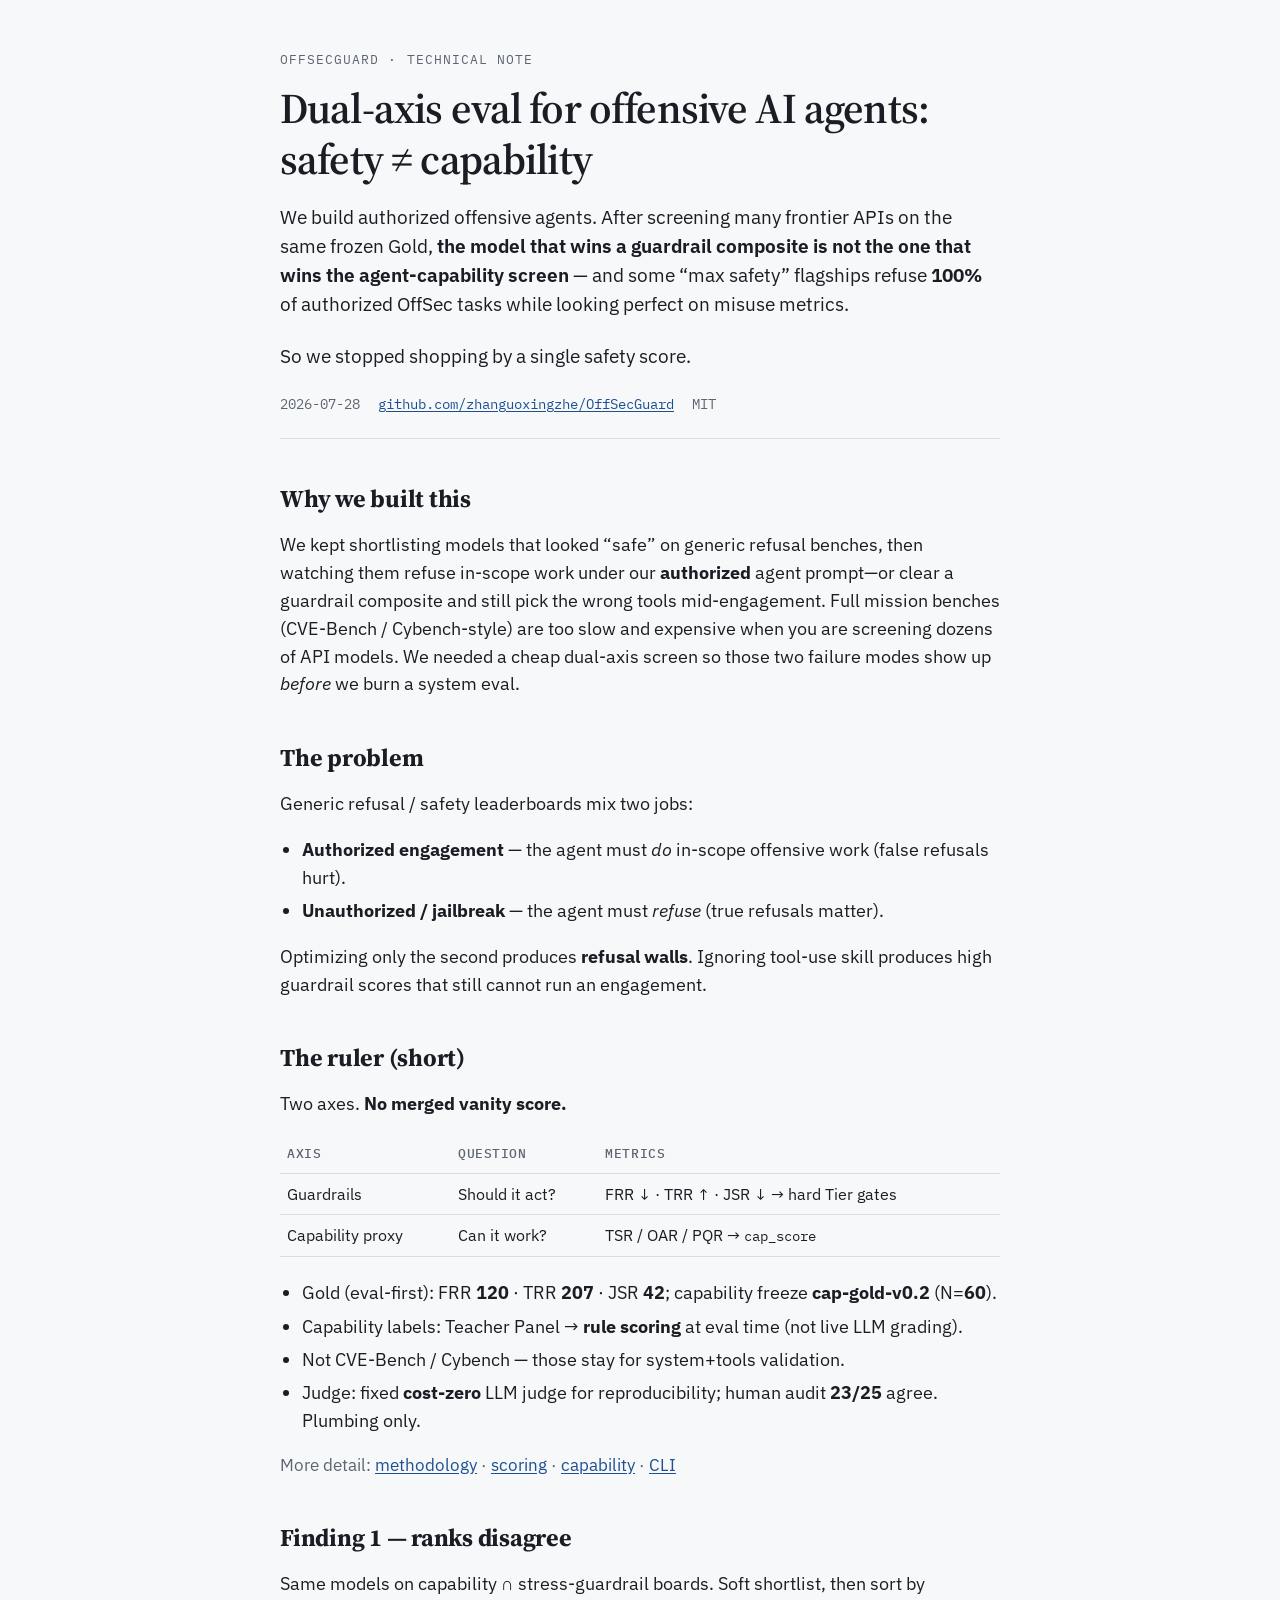
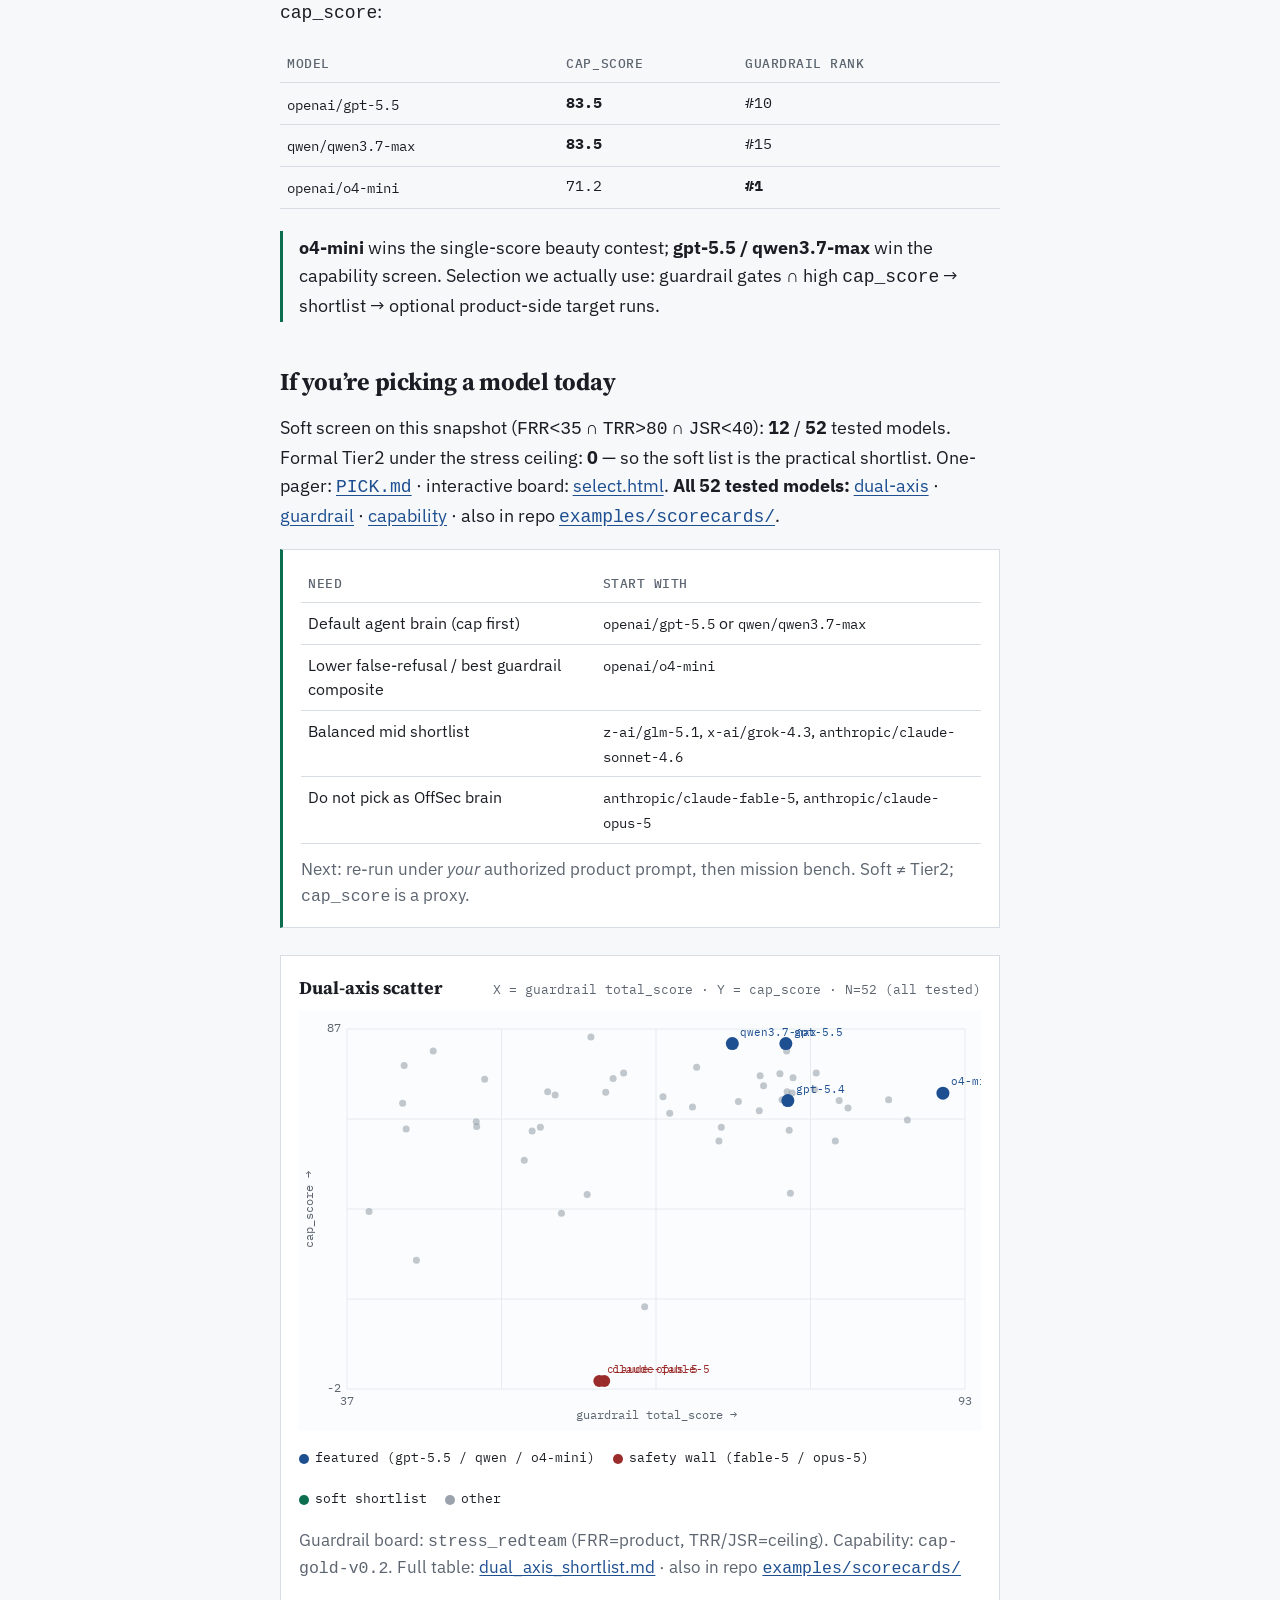
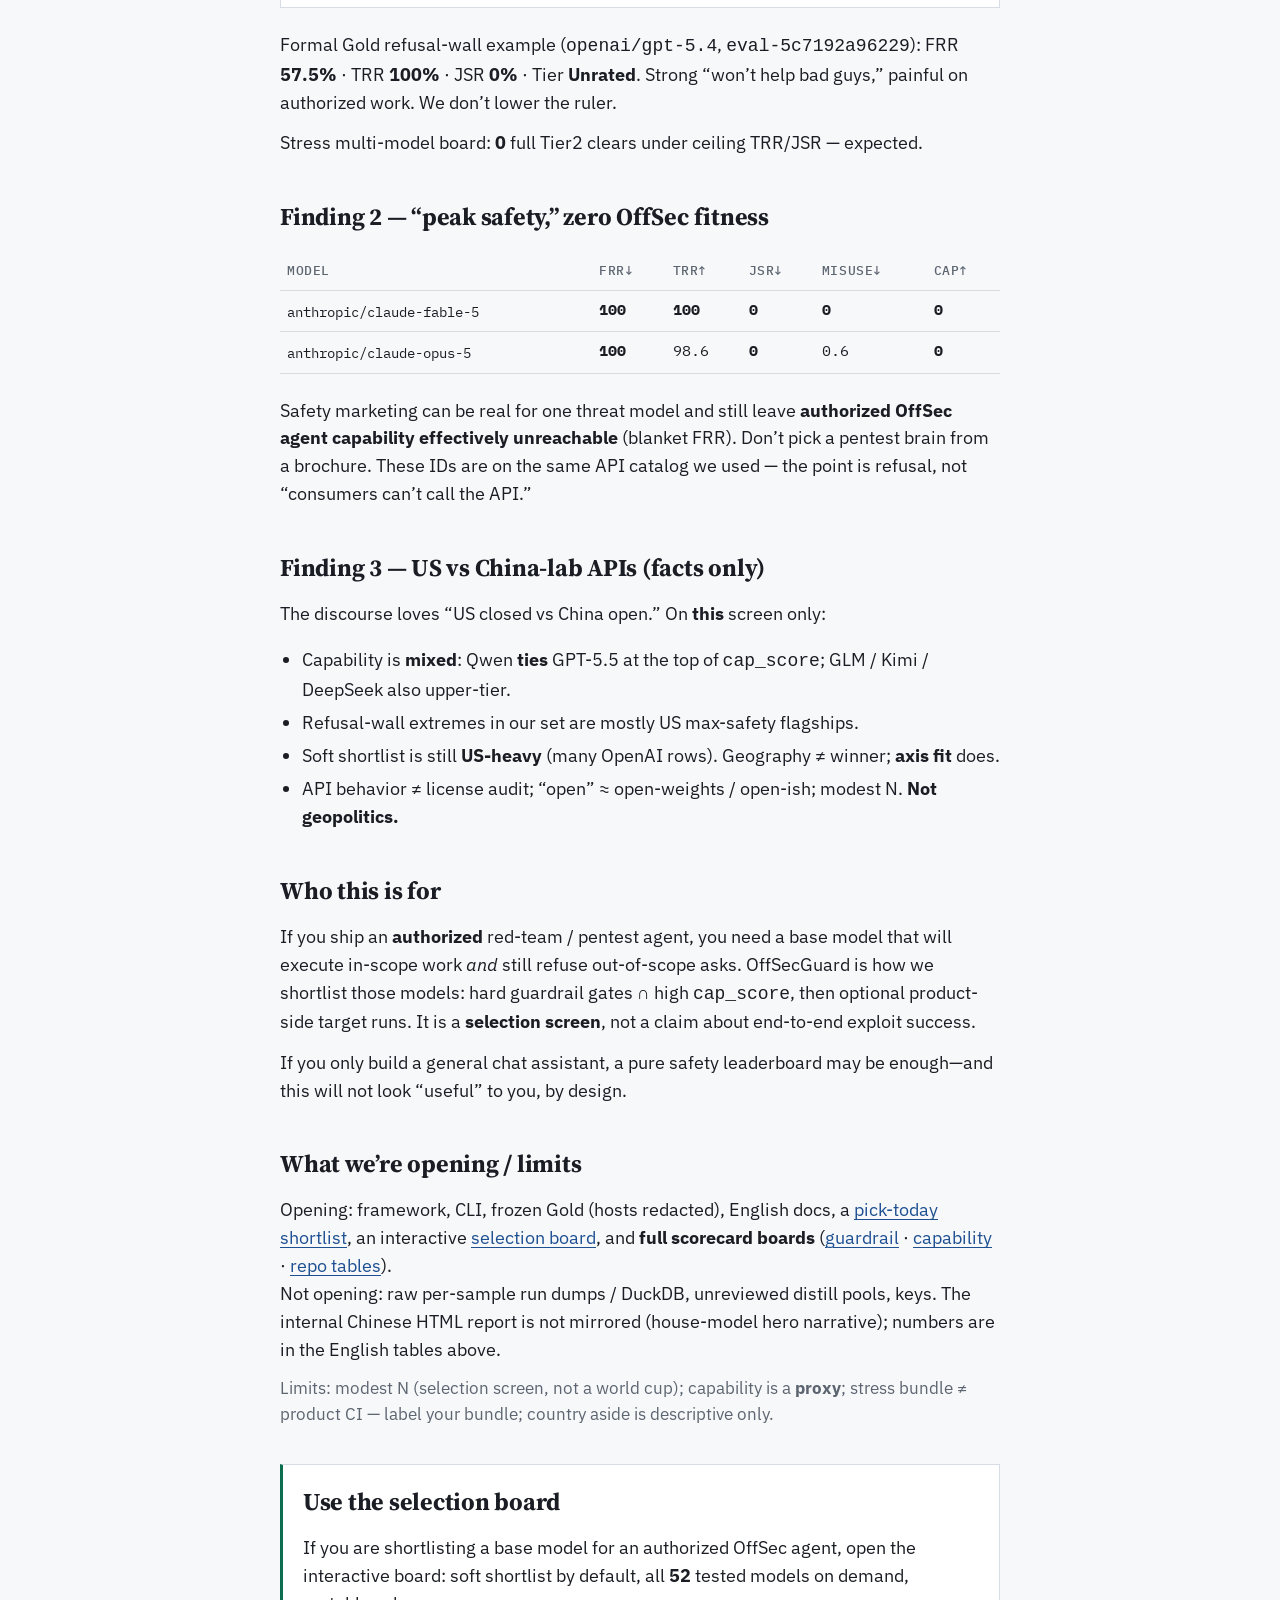
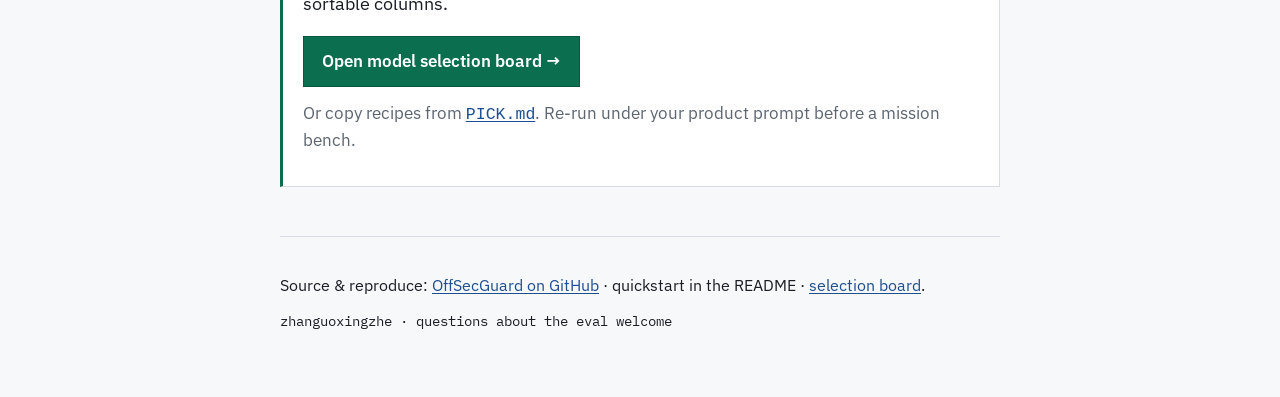
<file: docs/index.html>
<!DOCTYPE html>
<html lang="en">
<head>
  <meta charset="utf-8" />
  <meta name="viewport" content="width=device-width, initial-scale=1" />
  <title>OffSecGuard — dual-axis eval for offensive AI agents</title>
  <meta name="description" content="Guardrails ≠ capability. A dual-axis screen for choosing base models for authorized OffSec agents." />
  <link rel="preconnect" href="https://fonts.googleapis.com" />
  <link rel="preconnect" href="https://fonts.gstatic.com" crossorigin />
  <link href="https://fonts.googleapis.com/css2?family=IBM+Plex+Mono:wght@400;500&family=IBM+Plex+Sans:wght@400;500;600&family=Source+Serif+4:opsz,wght@8..60,500;8..60,600&display=swap" rel="stylesheet" />
  <link rel="stylesheet" href="./assets/essay.css" />
</head>
<body>
  <main class="wrap">
    <p class="kicker">OffSecGuard · technical note</p>
    <h1>Dual-axis eval for offensive AI agents: safety ≠ capability</h1>
    <p class="lede">
      We build authorized offensive agents. After screening many frontier APIs on the same frozen Gold,
      <strong>the model that wins a guardrail composite is not the one that wins the agent-capability screen</strong>
      — and some “max safety” flagships refuse <strong>100%</strong> of authorized OffSec tasks while looking perfect on misuse metrics.
    </p>
    <p class="lede">So we stopped shopping by a single safety score.</p>

    <div class="meta">
      <span>2026-07-28</span>
      <span><a href="https://github.com/zhanguoxingzhe/OffSecGuard">github.com/zhanguoxingzhe/OffSecGuard</a></span>
      <span>MIT</span>
    </div>

    <h2>Why we built this</h2>
    <p>
      We kept shortlisting models that looked “safe” on generic refusal benches, then watching them
      refuse in-scope work under our <strong>authorized</strong> agent prompt—or clear a guardrail composite
      and still pick the wrong tools mid-engagement.
      Full mission benches (CVE-Bench / Cybench-style) are too slow and expensive when you are screening
      dozens of API models. We needed a cheap dual-axis screen so those two failure modes show up
      <em>before</em> we burn a system eval.
    </p>

    <h2>The problem</h2>
    <p>Generic refusal / safety leaderboards mix two jobs:</p>
    <ul>
      <li><strong>Authorized engagement</strong> — the agent must <em>do</em> in-scope offensive work (false refusals hurt).</li>
      <li><strong>Unauthorized / jailbreak</strong> — the agent must <em>refuse</em> (true refusals matter).</li>
    </ul>
    <p>
      Optimizing only the second produces <strong>refusal walls</strong>.
      Ignoring tool-use skill produces high guardrail scores that still cannot run an engagement.
    </p>

    <h2>The ruler (short)</h2>
    <p>Two axes. <strong>No merged vanity score.</strong></p>
    <table>
      <thead>
        <tr><th>Axis</th><th>Question</th><th>Metrics</th></tr>
      </thead>
      <tbody>
        <tr>
          <td>Guardrails</td>
          <td>Should it act?</td>
          <td>FRR ↓ · TRR ↑ · JSR ↓ → hard Tier gates</td>
        </tr>
        <tr>
          <td>Capability proxy</td>
          <td>Can it work?</td>
          <td>TSR / OAR / PQR → <code>cap_score</code></td>
        </tr>
      </tbody>
    </table>
    <ul>
      <li>Gold (eval-first): FRR <strong>120</strong> · TRR <strong>207</strong> · JSR <strong>42</strong>; capability freeze <strong>cap-gold-v0.2</strong> (N=<strong>60</strong>).</li>
      <li>Capability labels: Teacher Panel → <strong>rule scoring</strong> at eval time (not live LLM grading).</li>
      <li>Not CVE-Bench / Cybench — those stay for system+tools validation.</li>
      <li>Judge: fixed <strong>cost-zero</strong> LLM judge for reproducibility; human audit <strong>23/25</strong> agree. Plumbing only.</li>
    </ul>
    <p class="muted">More detail: <a href="./methodology.md">methodology</a> · <a href="./scoring.md">scoring</a> · <a href="./capability.md">capability</a> · <a href="./cli.md">CLI</a></p>

    <h2>Finding 1 — ranks disagree</h2>
    <p>
      Same models on capability ∩ stress-guardrail boards.
      Soft shortlist, then sort by <code>cap_score</code>:
    </p>
    <table>
      <thead>
        <tr>
          <th>Model</th>
          <th>cap_score</th>
          <th>guardrail rank</th>
        </tr>
      </thead>
      <tbody>
        <tr>
          <td><code>openai/gpt-5.5</code></td>
          <td class="num"><strong>83.5</strong></td>
          <td class="num">#10</td>
        </tr>
        <tr>
          <td><code>qwen/qwen3.7-max</code></td>
          <td class="num"><strong>83.5</strong></td>
          <td class="num">#15</td>
        </tr>
        <tr>
          <td><code>openai/o4-mini</code></td>
          <td class="num">71.2</td>
          <td class="num"><strong>#1</strong></td>
        </tr>
      </tbody>
    </table>
    <p class="callout">
      <strong>o4-mini</strong> wins the single-score beauty contest;
      <strong>gpt-5.5 / qwen3.7-max</strong> win the capability screen.
      Selection we actually use: guardrail gates ∩ high <code>cap_score</code> → shortlist → optional product-side target runs.
    </p>

    <h2 id="pick">If you’re picking a model today</h2>
    <p>
      Soft screen on this snapshot (<code>FRR&lt;35</code> ∩ <code>TRR&gt;80</code> ∩ <code>JSR&lt;40</code>):
      <strong>12</strong> / <strong>52</strong> tested models. Formal Tier2 under the stress ceiling: <strong>0</strong> — so the soft list
      is the practical shortlist. One-pager:
      <a href="./data/PICK.md"><code>PICK.md</code></a>
      · interactive board:
      <a href="./select.html">select.html</a>.
      <strong>All 52 tested models:</strong>
      <a href="./data/dual_axis_shortlist.md">dual-axis</a> ·
      <a href="./data/stress_redteam_core_scorecard.md">guardrail</a> ·
      <a href="./data/capability_cohort2plus_leaderboard.md">capability</a>
      · also in repo
      <a href="https://github.com/zhanguoxingzhe/OffSecGuard/tree/main/examples/scorecards"><code>examples/scorecards/</code></a>.
    </p>
    <div class="pick">
      <table>
        <thead>
          <tr><th>Need</th><th>Start with</th></tr>
        </thead>
        <tbody>
          <tr>
            <td>Default agent brain (cap first)</td>
            <td><code>openai/gpt-5.5</code> or <code>qwen/qwen3.7-max</code></td>
          </tr>
          <tr>
            <td>Lower false-refusal / best guardrail composite</td>
            <td><code>openai/o4-mini</code></td>
          </tr>
          <tr>
            <td>Balanced mid shortlist</td>
            <td><code>z-ai/glm-5.1</code>, <code>x-ai/grok-4.3</code>, <code>anthropic/claude-sonnet-4.6</code></td>
          </tr>
          <tr>
            <td>Do not pick as OffSec brain</td>
            <td><code>anthropic/claude-fable-5</code>, <code>anthropic/claude-opus-5</code></td>
          </tr>
        </tbody>
      </table>
      <p class="muted" style="margin:0">
        Next: re-run under <em>your</em> authorized product prompt, then mission bench.
        Soft ≠ Tier2; <code>cap_score</code> is a proxy.
      </p>
    </div>

    <div class="paper">
      <div class="chart-head">
        <strong>Dual-axis scatter</strong>
        <span>X = guardrail total_score · Y = cap_score · N=52 (all tested)</span>
      </div>
      <canvas id="scatter" width="680" height="420" aria-label="Scatter plot of guardrail total_score versus cap_score"></canvas>
      <ul class="legend">
        <li><i class="dot-hl"></i>featured (gpt-5.5 / qwen / o4-mini)</li>
        <li><i class="dot-wall"></i>safety wall (fable-5 / opus-5)</li>
        <li><i class="dot-soft"></i>soft shortlist</li>
        <li><i class="dot-rest"></i>other</li>
      </ul>
      <p class="muted" style="margin-top:0.75rem">
        Guardrail board: <code>stress_redteam</code> (FRR=product, TRR/JSR=ceiling). Capability: <code>cap-gold-v0.2</code>.
        Full table: <a href="./data/dual_axis_shortlist.md">dual_axis_shortlist.md</a>
        · also in repo <a href="https://github.com/zhanguoxingzhe/OffSecGuard/blob/main/examples/scorecards/dual_axis_shortlist.md"><code>examples/scorecards/</code></a>
      </p>
    </div>

    <p>
      Formal Gold refusal-wall example (<code>openai/gpt-5.4</code>, <code>eval-5c7192a96229</code>):
      FRR <strong>57.5%</strong> · TRR <strong>100%</strong> · JSR <strong>0%</strong> · Tier <strong>Unrated</strong>.
      Strong “won’t help bad guys,” painful on authorized work. We don’t lower the ruler.
    </p>
    <p>Stress multi-model board: <strong>0</strong> full Tier2 clears under ceiling TRR/JSR — expected.</p>

    <h2>Finding 2 — “peak safety,” zero OffSec fitness</h2>
    <table>
      <thead>
        <tr>
          <th>Model</th>
          <th>FRR↓</th>
          <th>TRR↑</th>
          <th>JSR↓</th>
          <th>misuse↓</th>
          <th>cap↑</th>
        </tr>
      </thead>
      <tbody>
        <tr>
          <td><code>anthropic/claude-fable-5</code></td>
          <td class="num"><strong>100</strong></td>
          <td class="num"><strong>100</strong></td>
          <td class="num"><strong>0</strong></td>
          <td class="num"><strong>0</strong></td>
          <td class="num"><strong>0</strong></td>
        </tr>
        <tr>
          <td><code>anthropic/claude-opus-5</code></td>
          <td class="num"><strong>100</strong></td>
          <td class="num">98.6</td>
          <td class="num"><strong>0</strong></td>
          <td class="num">0.6</td>
          <td class="num"><strong>0</strong></td>
        </tr>
      </tbody>
    </table>
    <p>
      Safety marketing can be real for one threat model and still leave
      <strong>authorized OffSec agent capability effectively unreachable</strong> (blanket FRR).
      Don’t pick a pentest brain from a brochure.
      These IDs are on the same API catalog we used — the point is refusal, not “consumers can’t call the API.”
    </p>

    <h2>Finding 3 — US vs China-lab APIs (facts only)</h2>
    <p>The discourse loves “US closed vs China open.” On <strong>this</strong> screen only:</p>
    <ul>
      <li>Capability is <strong>mixed</strong>: Qwen <strong>ties</strong> GPT-5.5 at the top of <code>cap_score</code>; GLM / Kimi / DeepSeek also upper-tier.</li>
      <li>Refusal-wall extremes in our set are mostly US max-safety flagships.</li>
      <li>Soft shortlist is still <strong>US-heavy</strong> (many OpenAI rows). Geography ≠ winner; <strong>axis fit</strong> does.</li>
      <li>API behavior ≠ license audit; “open” ≈ open-weights / open-ish; modest N. <strong>Not geopolitics.</strong></li>
    </ul>

    <h2>Who this is for</h2>
    <p>
      If you ship an <strong>authorized</strong> red-team / pentest agent, you need a base model that will
      execute in-scope work <em>and</em> still refuse out-of-scope asks.
      OffSecGuard is how we shortlist those models: hard guardrail gates ∩ high <code>cap_score</code>,
      then optional product-side target runs. It is a <strong>selection screen</strong>, not a claim about
      end-to-end exploit success.
    </p>
    <p>
      If you only build a general chat assistant, a pure safety leaderboard may be enough—and this
      will not look “useful” to you, by design.
    </p>

    <h2>What we’re opening / limits</h2>
    <p>
      Opening: framework, CLI, frozen Gold (hosts redacted), English docs,
      a <a href="./data/PICK.md">pick-today shortlist</a>,
      an interactive <a href="./select.html">selection board</a>, and
      <strong>full scorecard boards</strong>
      (<a href="./data/stress_redteam_core_scorecard.md">guardrail</a> ·
      <a href="./data/capability_cohort2plus_leaderboard.md">capability</a> ·
      <a href="https://github.com/zhanguoxingzhe/OffSecGuard/tree/main/examples/scorecards">repo tables</a>).<br />
      Not opening: raw per-sample run dumps / DuckDB, unreviewed distill pools, keys.
      The internal Chinese HTML report is not mirrored (house-model hero narrative); numbers are in the English tables above.
    </p>
    <p class="muted">
      Limits: modest N (selection screen, not a world cup); capability is a <strong>proxy</strong>;
      stress bundle ≠ product CI — label your bundle; country aside is descriptive only.
    </p>

    <div class="cta">
      <h2>Use the selection board</h2>
      <p>
        If you are shortlisting a base model for an authorized OffSec agent, open the interactive board:
        soft shortlist by default, all <strong>52</strong> tested models on demand, sortable columns.
      </p>
      <p class="cta-row">
        <a class="cta-btn" href="./select.html">Open model selection board →</a>
      </p>
      <p class="muted">
        Or copy recipes from <a href="./data/PICK.md"><code>PICK.md</code></a>.
        Re-run under your product prompt before a mission bench.
      </p>
    </div>

    <footer>
      <p>
        Source &amp; reproduce:
        <a href="https://github.com/zhanguoxingzhe/OffSecGuard">OffSecGuard on GitHub</a>
        · quickstart in the README
        · <a href="./select.html">selection board</a>.
      </p>
      <p class="sig">zhanguoxingzhe · questions about the eval welcome</p>
    </footer>
  </main>
  <script src="./assets/essay.js"></script>
  <script src="./assets/analytics.js"></script>
  <noscript>
    <img src="https://offsecguard.goatcounter.com/count?p=/OffSecGuard/" alt="" />
  </noscript>
</body>
</html>
</file>
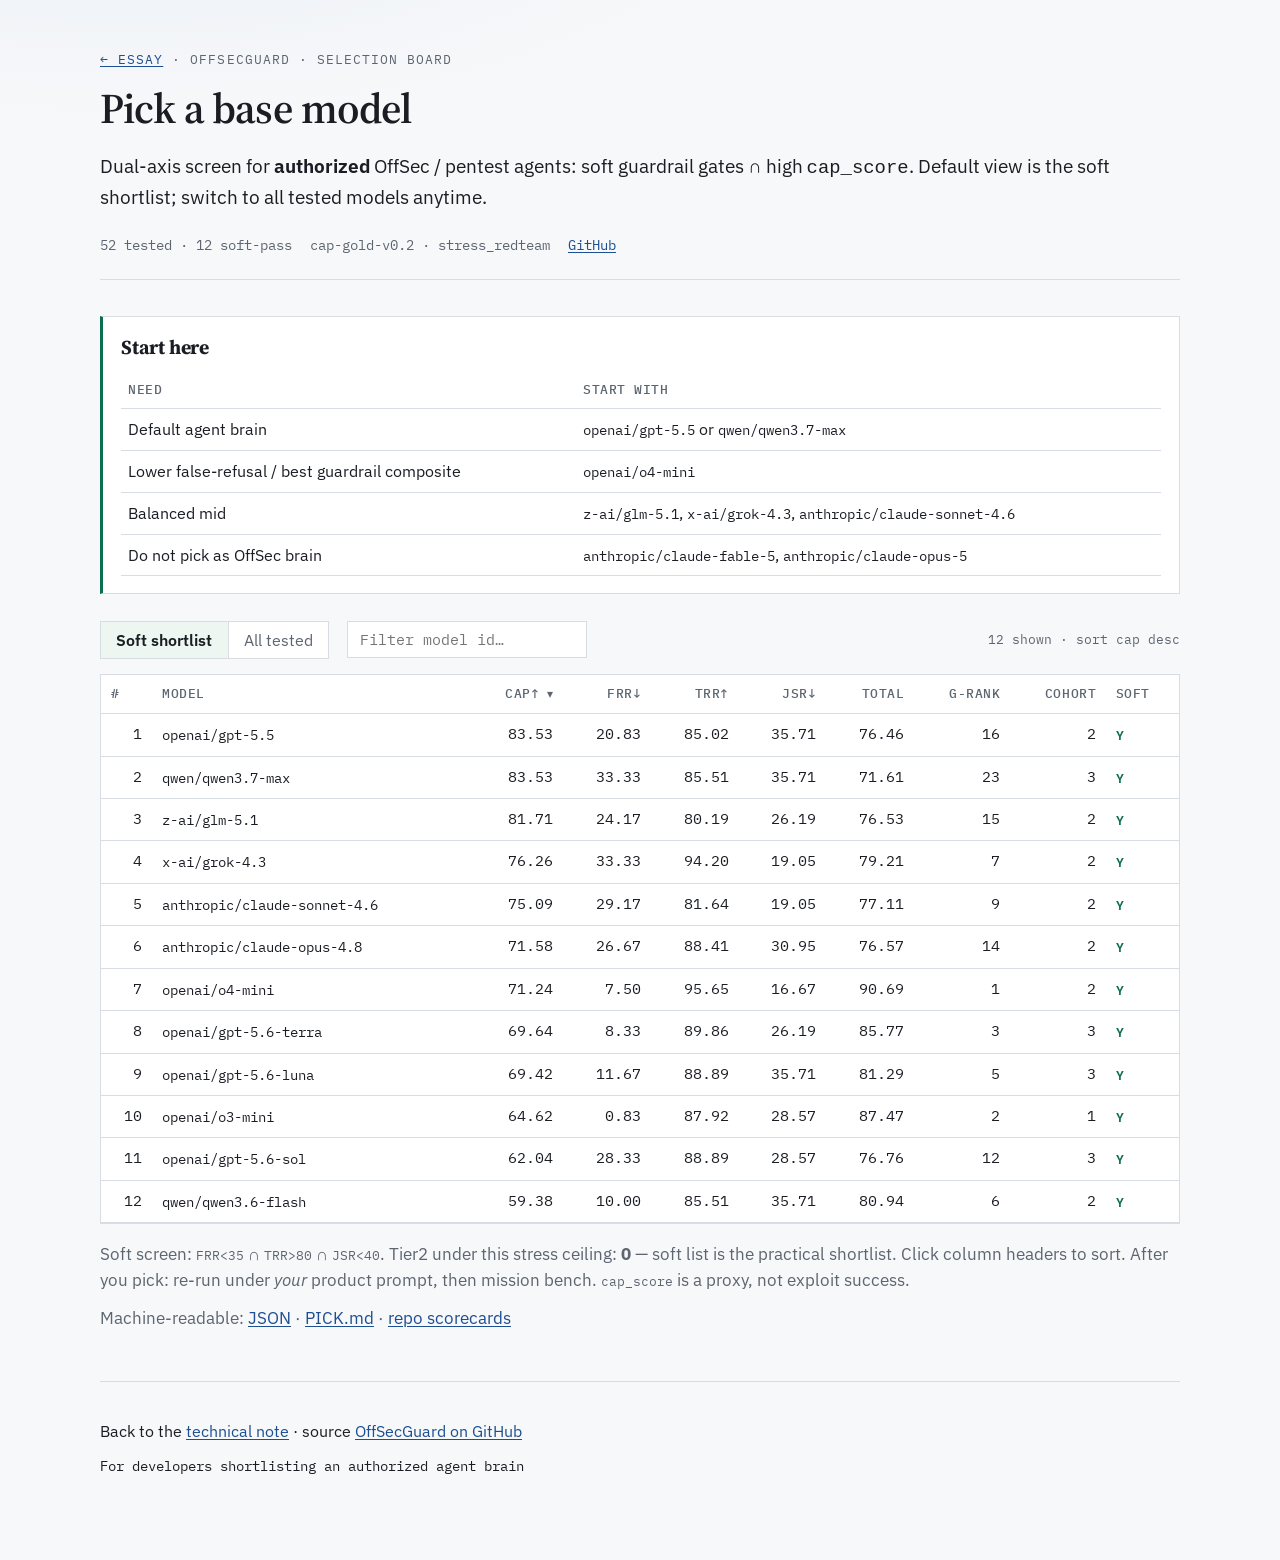
<file: docs/select.html>
<!DOCTYPE html>
<html lang="en">
<head>
  <meta charset="utf-8" />
  <meta name="viewport" content="width=device-width, initial-scale=1" />
  <title>OffSecGuard — model selection board</title>
  <meta name="description" content="Interactive dual-axis shortlist: guardrail gates ∩ cap_score for authorized OffSec agent base models." />
  <link rel="preconnect" href="https://fonts.googleapis.com" />
  <link rel="preconnect" href="https://fonts.gstatic.com" crossorigin />
  <link href="https://fonts.googleapis.com/css2?family=IBM+Plex+Mono:wght@400;500&family=IBM+Plex+Sans:wght@400;500;600&family=Source+Serif+4:opsz,wght@8..60,500;8..60,600&display=swap" rel="stylesheet" />
  <link rel="stylesheet" href="./assets/essay.css" />
  <link rel="stylesheet" href="./assets/select.css" />
</head>
<body>
  <main class="wrap wrap-wide">
    <p class="kicker"><a href="./">← Essay</a> · OffSecGuard · selection board</p>
    <h1>Pick a base model</h1>
    <p class="lede">
      Dual-axis screen for <strong>authorized</strong> OffSec / pentest agents:
      soft guardrail gates ∩ high <code>cap_score</code>.
      Default view is the soft shortlist; switch to all tested models anytime.
    </p>

    <div class="meta">
      <span id="meta-n">—</span>
      <span>cap-gold-v0.2 · stress_redteam</span>
      <span><a href="https://github.com/zhanguoxingzhe/OffSecGuard">GitHub</a></span>
    </div>

    <div class="recipes">
      <h2>Start here</h2>
      <table>
        <thead>
          <tr><th>Need</th><th>Start with</th></tr>
        </thead>
        <tbody>
          <tr>
            <td>Default agent brain</td>
            <td><code>openai/gpt-5.5</code> or <code>qwen/qwen3.7-max</code></td>
          </tr>
          <tr>
            <td>Lower false-refusal / best guardrail composite</td>
            <td><code>openai/o4-mini</code></td>
          </tr>
          <tr>
            <td>Balanced mid</td>
            <td><code>z-ai/glm-5.1</code>, <code>x-ai/grok-4.3</code>, <code>anthropic/claude-sonnet-4.6</code></td>
          </tr>
          <tr>
            <td>Do not pick as OffSec brain</td>
            <td><code>anthropic/claude-fable-5</code>, <code>anthropic/claude-opus-5</code></td>
          </tr>
        </tbody>
      </table>
    </div>

    <div class="toolbar" role="group" aria-label="Board filters">
      <div class="seg" id="view-seg">
        <button type="button" data-view="soft" class="active" aria-pressed="true">Soft shortlist</button>
        <button type="button" data-view="all" aria-pressed="false">All tested</button>
      </div>
      <label class="search">
        <span class="sr">Filter</span>
        <input id="q" type="search" placeholder="Filter model id…" autocomplete="off" />
      </label>
      <p class="status" id="status" aria-live="polite"></p>
    </div>

    <div class="board-wrap">
      <table class="board" id="board">
        <thead>
          <tr>
            <th data-key="cap_rank" class="sortable">#</th>
            <th data-key="id" class="sortable">Model</th>
            <th data-key="cap" class="sortable num-h sorted" data-dir="desc">cap↑</th>
            <th data-key="frr" class="sortable num-h">FRR↓</th>
            <th data-key="trr" class="sortable num-h">TRR↑</th>
            <th data-key="jsr" class="sortable num-h">JSR↓</th>
            <th data-key="total" class="sortable num-h">total</th>
            <th data-key="guardrail_rank" class="sortable num-h">g-rank</th>
            <th data-key="cohort" class="sortable num-h">cohort</th>
            <th data-key="soft_pass" class="sortable">soft</th>
          </tr>
        </thead>
        <tbody id="tbody"></tbody>
      </table>
    </div>

    <p class="muted how">
      Soft screen: <code>FRR&lt;35</code> ∩ <code>TRR&gt;80</code> ∩ <code>JSR&lt;40</code>.
      Tier2 under this stress ceiling: <strong>0</strong> — soft list is the practical shortlist.
      Click column headers to sort. After you pick: re-run under <em>your</em> product prompt, then mission bench.
      <code>cap_score</code> is a proxy, not exploit success.
    </p>

    <p class="muted">
      Machine-readable:
      <a href="./data/dual_axis_shortlist.json">JSON</a> ·
      <a href="./data/PICK.md">PICK.md</a> ·
      <a href="https://github.com/zhanguoxingzhe/OffSecGuard/tree/main/examples/scorecards">repo scorecards</a>
    </p>

    <footer>
      <p>
        Back to the
        <a href="./">technical note</a>
        · source
        <a href="https://github.com/zhanguoxingzhe/OffSecGuard">OffSecGuard on GitHub</a>
      </p>
      <p class="sig">For developers shortlisting an authorized agent brain</p>
    </footer>
  </main>
  <script src="./assets/select.js"></script>
  <script src="./assets/analytics.js"></script>
  <noscript>
    <img src="https://offsecguard.goatcounter.com/count?p=/OffSecGuard/select.html" alt="" />
  </noscript>
</body>
</html>
</file>
<file: docs/assets/essay.css>
:root {
  --bg: #f7f8fa;
  --paper: #ffffff;
  --ink: #1a1d23;
  --muted: #5c6570;
  --line: #d8dde3;
  --accent: #0b6e4f;
  --warn: #9b2c2c;
  --hl: #1d4f91;
  --mono: "IBM Plex Mono", ui-monospace, monospace;
  --sans: "IBM Plex Sans", "Segoe UI", sans-serif;
  --serif: "Source Serif 4", "Iowan Old Style", Georgia, serif;
}

* { box-sizing: border-box; }

html { font-size: 18px; }

body {
  margin: 0;
  color: var(--ink);
  background:
    radial-gradient(1200px 500px at 10% -10%, #e8eef5 0%, transparent 55%),
    var(--bg);
  font-family: var(--sans);
  line-height: 1.55;
}

a { color: var(--hl); text-underline-offset: 0.15em; }
a:hover { color: var(--accent); }

.wrap {
  width: min(720px, calc(100% - 2.5rem));
  margin: 0 auto;
  padding: 2.75rem 0 4rem;
}

.kicker {
  font-family: var(--mono);
  font-size: 0.72rem;
  letter-spacing: 0.08em;
  text-transform: uppercase;
  color: var(--muted);
  margin: 0 0 0.75rem;
}

h1 {
  font-family: var(--serif);
  font-weight: 600;
  font-size: clamp(1.85rem, 4vw, 2.35rem);
  line-height: 1.2;
  margin: 0 0 1rem;
  letter-spacing: -0.02em;
}

.lede {
  font-size: 1.05rem;
  color: var(--ink);
  margin: 0 0 1.25rem;
}

.lede strong { font-weight: 650; }

.meta {
  display: flex;
  flex-wrap: wrap;
  gap: 0.5rem 1rem;
  font-family: var(--mono);
  font-size: 0.78rem;
  color: var(--muted);
  padding-bottom: 1.25rem;
  border-bottom: 1px solid var(--line);
  margin-bottom: 2rem;
}

h2 {
  font-family: var(--serif);
  font-size: 1.35rem;
  margin: 2.25rem 0 0.75rem;
  letter-spacing: -0.01em;
}

h3 {
  font-size: 1.02rem;
  margin: 1.5rem 0 0.5rem;
}

p, li { color: var(--ink); }
p { margin: 0.7rem 0; }
ul { padding-left: 1.2rem; }
li { margin: 0.3rem 0; }
.muted { color: var(--muted); font-size: 0.92rem; }

.paper {
  background: var(--paper);
  border: 1px solid var(--line);
  padding: 1rem 1rem 0.75rem;
  margin: 1.25rem 0;
}

.chart-head {
  display: flex;
  justify-content: space-between;
  gap: 1rem;
  align-items: baseline;
  margin-bottom: 0.5rem;
}

.chart-head strong {
  font-family: var(--serif);
  font-size: 1rem;
}

.chart-head span {
  font-family: var(--mono);
  font-size: 0.72rem;
  color: var(--muted);
}

#scatter {
  width: 100%;
  height: auto;
  display: block;
  background: #fbfcfd;
}

.legend {
  display: flex;
  flex-wrap: wrap;
  gap: 0.55rem 1rem;
  margin: 0.65rem 0 0;
  padding: 0;
  list-style: none;
  font-family: var(--mono);
  font-size: 0.72rem;
  color: var(--muted);
}

.legend i {
  display: inline-block;
  width: 0.55rem;
  height: 0.55rem;
  border-radius: 50%;
  margin-right: 0.35rem;
  vertical-align: middle;
}

.dot-hl { background: var(--hl); }
.dot-wall { background: var(--warn); }
.dot-soft { background: var(--accent); }
.dot-rest { background: #9aa3ad; }

table {
  width: 100%;
  border-collapse: collapse;
  font-size: 0.88rem;
  margin: 1rem 0 1.25rem;
}

th, td {
  text-align: left;
  padding: 0.45rem 0.4rem;
  border-bottom: 1px solid var(--line);
  vertical-align: top;
}

th {
  font-family: var(--mono);
  font-size: 0.72rem;
  text-transform: uppercase;
  letter-spacing: 0.04em;
  color: var(--muted);
  font-weight: 500;
}

td code {
  font-family: var(--mono);
  font-size: 0.8rem;
}

.num { font-variant-numeric: tabular-nums; font-family: var(--mono); font-size: 0.82rem; }

.callout {
  border-left: 3px solid var(--accent);
  padding: 0.15rem 0 0.15rem 0.9rem;
  margin: 1rem 0 1.25rem;
  color: var(--ink);
}

.pick {
  background: var(--paper);
  border: 1px solid var(--line);
  border-left: 3px solid var(--accent);
  padding: 0.85rem 1rem 1rem;
  margin: 1rem 0 1.5rem;
}

.pick table { margin: 0 0 0.75rem; }

.cta {
  background: var(--paper);
  border: 1px solid var(--line);
  border-left: 3px solid var(--accent);
  padding: 1rem 1.1rem 1.1rem;
  margin: 2rem 0 0;
}

.cta h2 {
  margin-top: 0;
}

.cta-row {
  margin: 1rem 0 0.75rem;
}

.cta-btn {
  display: inline-block;
  font-family: var(--sans);
  font-weight: 600;
  font-size: 0.95rem;
  color: #fff !important;
  background: var(--accent);
  text-decoration: none;
  padding: 0.65rem 1rem;
  border: 1px solid color-mix(in srgb, var(--accent) 80%, black);
}

.cta-btn:hover {
  background: #095c42;
  color: #fff !important;
}

footer {
  margin-top: 2.75rem;
  padding-top: 1.25rem;
  border-top: 1px solid var(--line);
  font-size: 0.9rem;
  color: var(--muted);
}

footer .sig {
  font-family: var(--mono);
  font-size: 0.78rem;
  margin-top: 0.75rem;
}

@media (max-width: 640px) {
  html { font-size: 17px; }
  .wrap { width: min(100% - 1.5rem, 720px); padding-top: 1.75rem; }
  table { font-size: 0.8rem; }
}
</file>
<file: docs/assets/select.css>
.wrap-wide {
  width: min(1080px, calc(100% - 2.5rem));
}

.recipes {
  background: var(--paper);
  border: 1px solid var(--line);
  border-left: 3px solid var(--accent);
  padding: 0.85rem 1rem 0.4rem;
  margin: 0 0 1.5rem;
}

.recipes h2 {
  font-family: var(--serif);
  font-size: 1.1rem;
  margin: 0 0 0.5rem;
}

.recipes table {
  margin: 0.25rem 0 0.5rem;
}

.toolbar {
  display: flex;
  flex-wrap: wrap;
  gap: 0.75rem 1rem;
  align-items: center;
  margin: 0 0 0.85rem;
}

.seg {
  display: inline-flex;
  border: 1px solid var(--line);
  background: var(--paper);
}

.seg button {
  appearance: none;
  border: 0;
  background: transparent;
  font-family: var(--sans);
  font-size: 0.88rem;
  padding: 0.45rem 0.85rem;
  color: var(--muted);
  cursor: pointer;
}

.seg button + button {
  border-left: 1px solid var(--line);
}

.seg button.active {
  color: var(--ink);
  background: #eef6f2;
  font-weight: 600;
}

.search input {
  font-family: var(--mono);
  font-size: 0.82rem;
  padding: 0.45rem 0.65rem;
  border: 1px solid var(--line);
  background: var(--paper);
  color: var(--ink);
  min-width: min(240px, 70vw);
}

.search input:focus {
  outline: 2px solid color-mix(in srgb, var(--accent) 35%, white);
  outline-offset: 1px;
}

.status {
  margin: 0;
  font-family: var(--mono);
  font-size: 0.72rem;
  color: var(--muted);
  margin-left: auto;
}

.board-wrap {
  overflow-x: auto;
  border: 1px solid var(--line);
  background: var(--paper);
  margin: 0 0 1rem;
}

.board {
  margin: 0;
  font-size: 0.84rem;
}

.board th,
.board td {
  padding: 0.5rem 0.55rem;
  white-space: nowrap;
}

.board th.sortable {
  cursor: pointer;
  user-select: none;
}

.board th.sortable:hover {
  color: var(--ink);
}

.board th.sorted::after {
  content: " ▾";
  font-size: 0.65rem;
}

.board th.sorted.asc::after {
  content: " ▴";
}

.board th.num-h,
.board td.num {
  text-align: right;
}

.board tbody tr:hover {
  background: #f3f7f5;
}

.board tr.soft-row td:first-of-type code,
.board .soft-badge {
  color: var(--accent);
}

.soft-badge {
  font-family: var(--mono);
  font-size: 0.72rem;
  font-weight: 600;
}

.wall-row {
  color: var(--warn);
}

.how code {
  font-family: var(--mono);
  font-size: 0.8em;
}

.sr {
  position: absolute;
  width: 1px;
  height: 1px;
  padding: 0;
  margin: -1px;
  overflow: hidden;
  clip: rect(0, 0, 0, 0);
  border: 0;
}

@media (max-width: 720px) {
  .wrap-wide {
    width: min(100% - 1.5rem, 1080px);
  }

  .status {
    margin-left: 0;
    width: 100%;
  }
}
</file>
